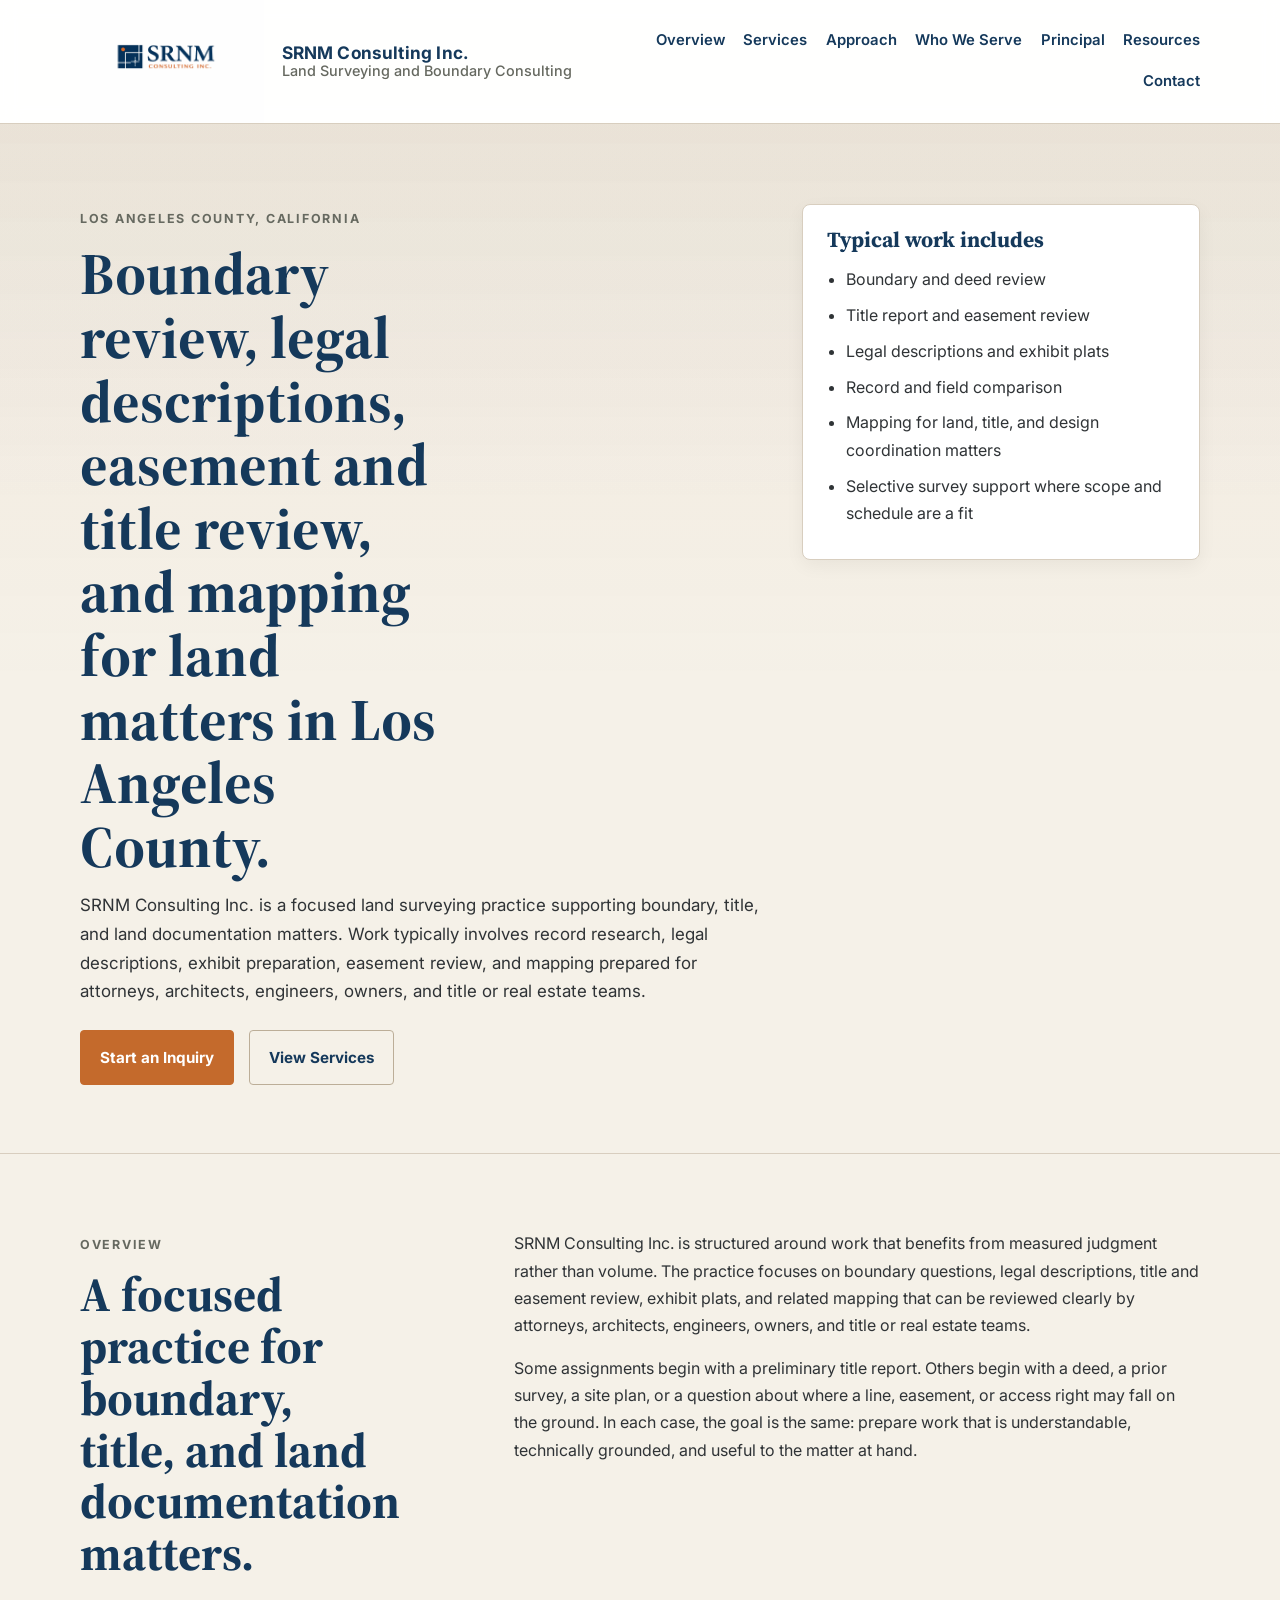
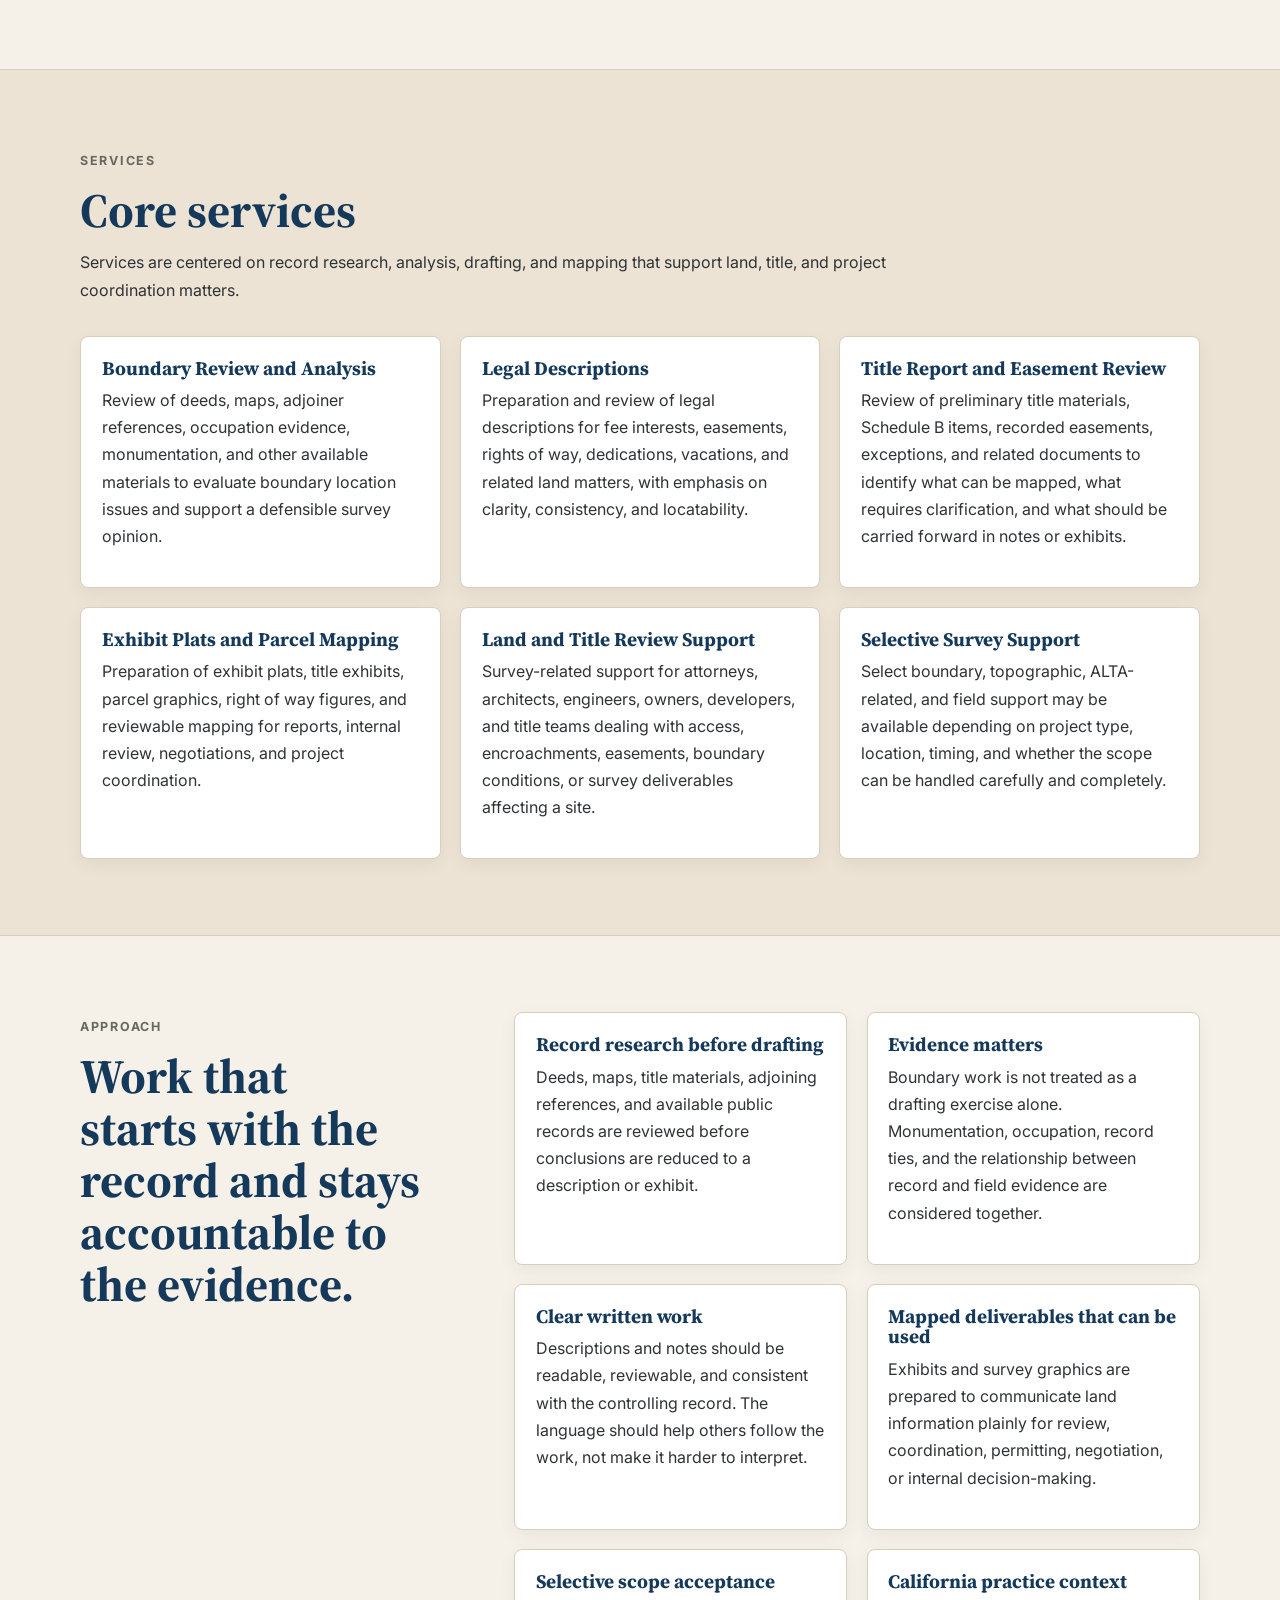
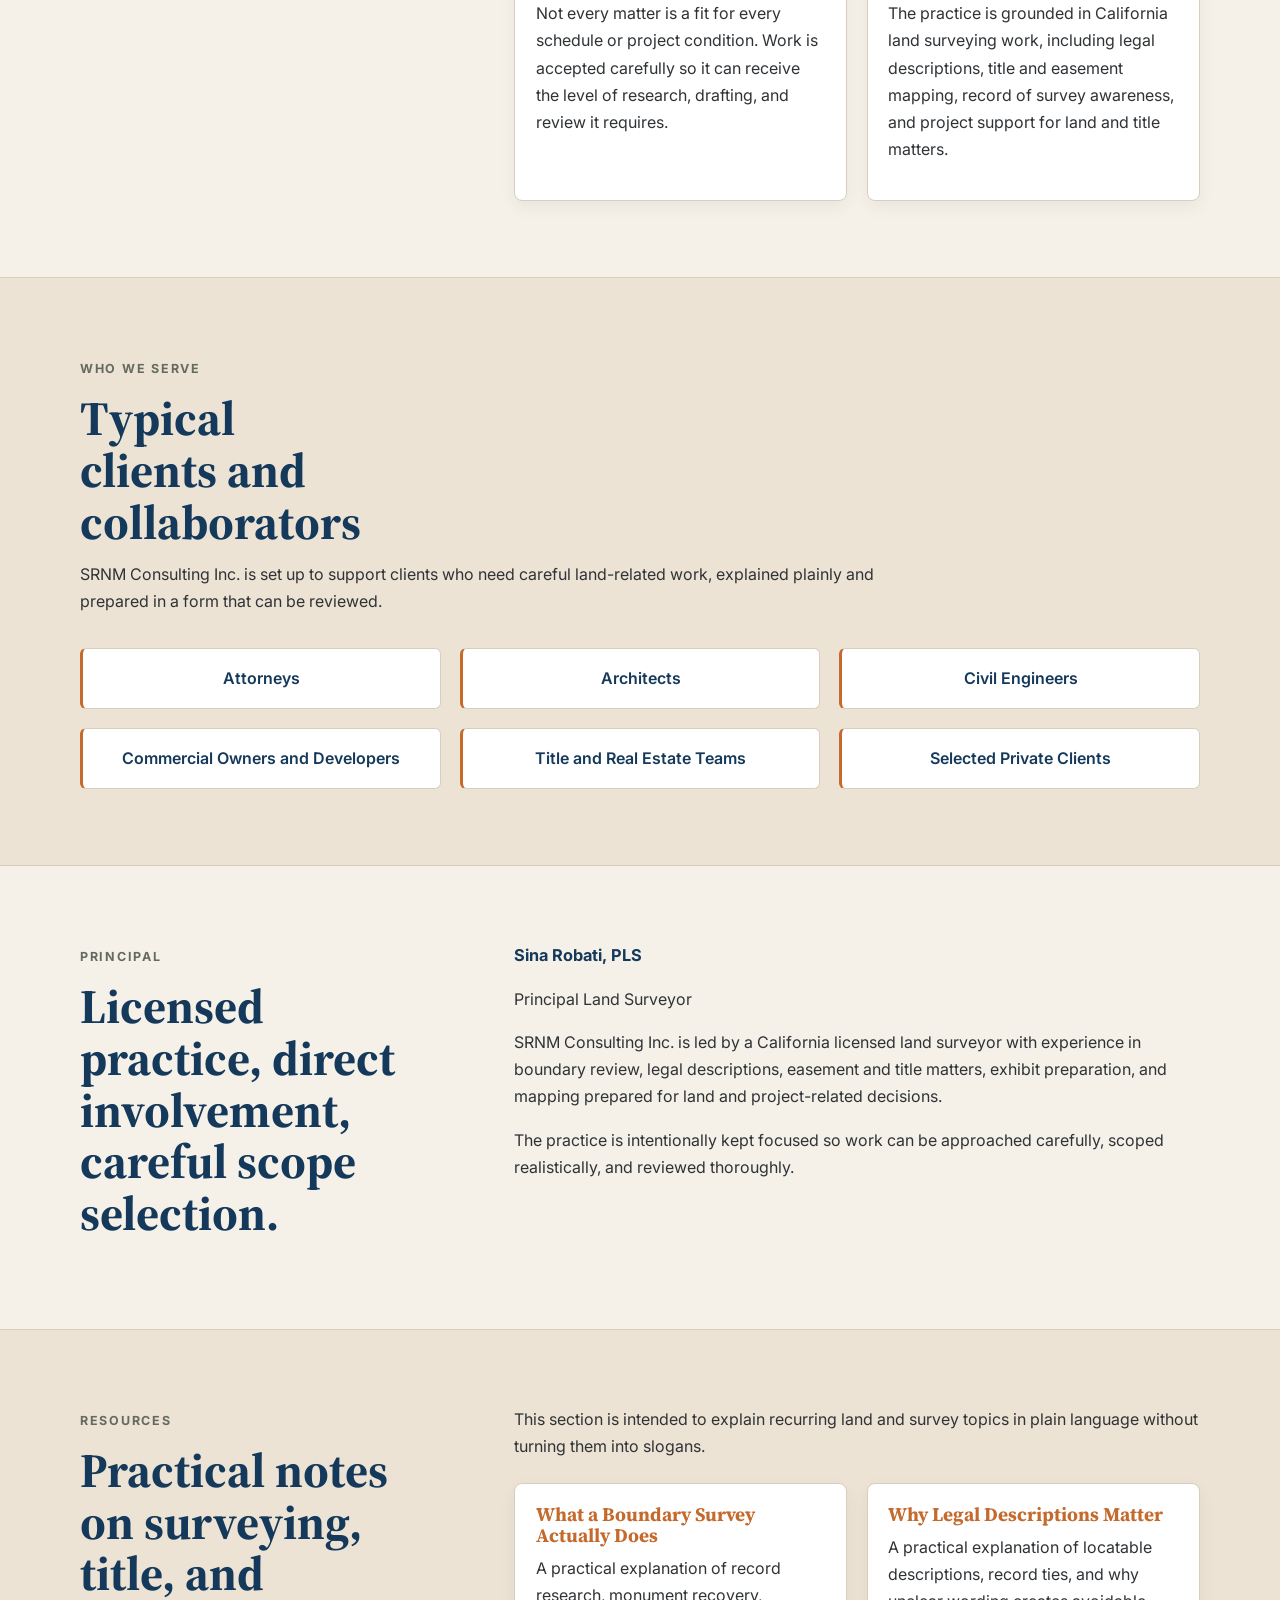
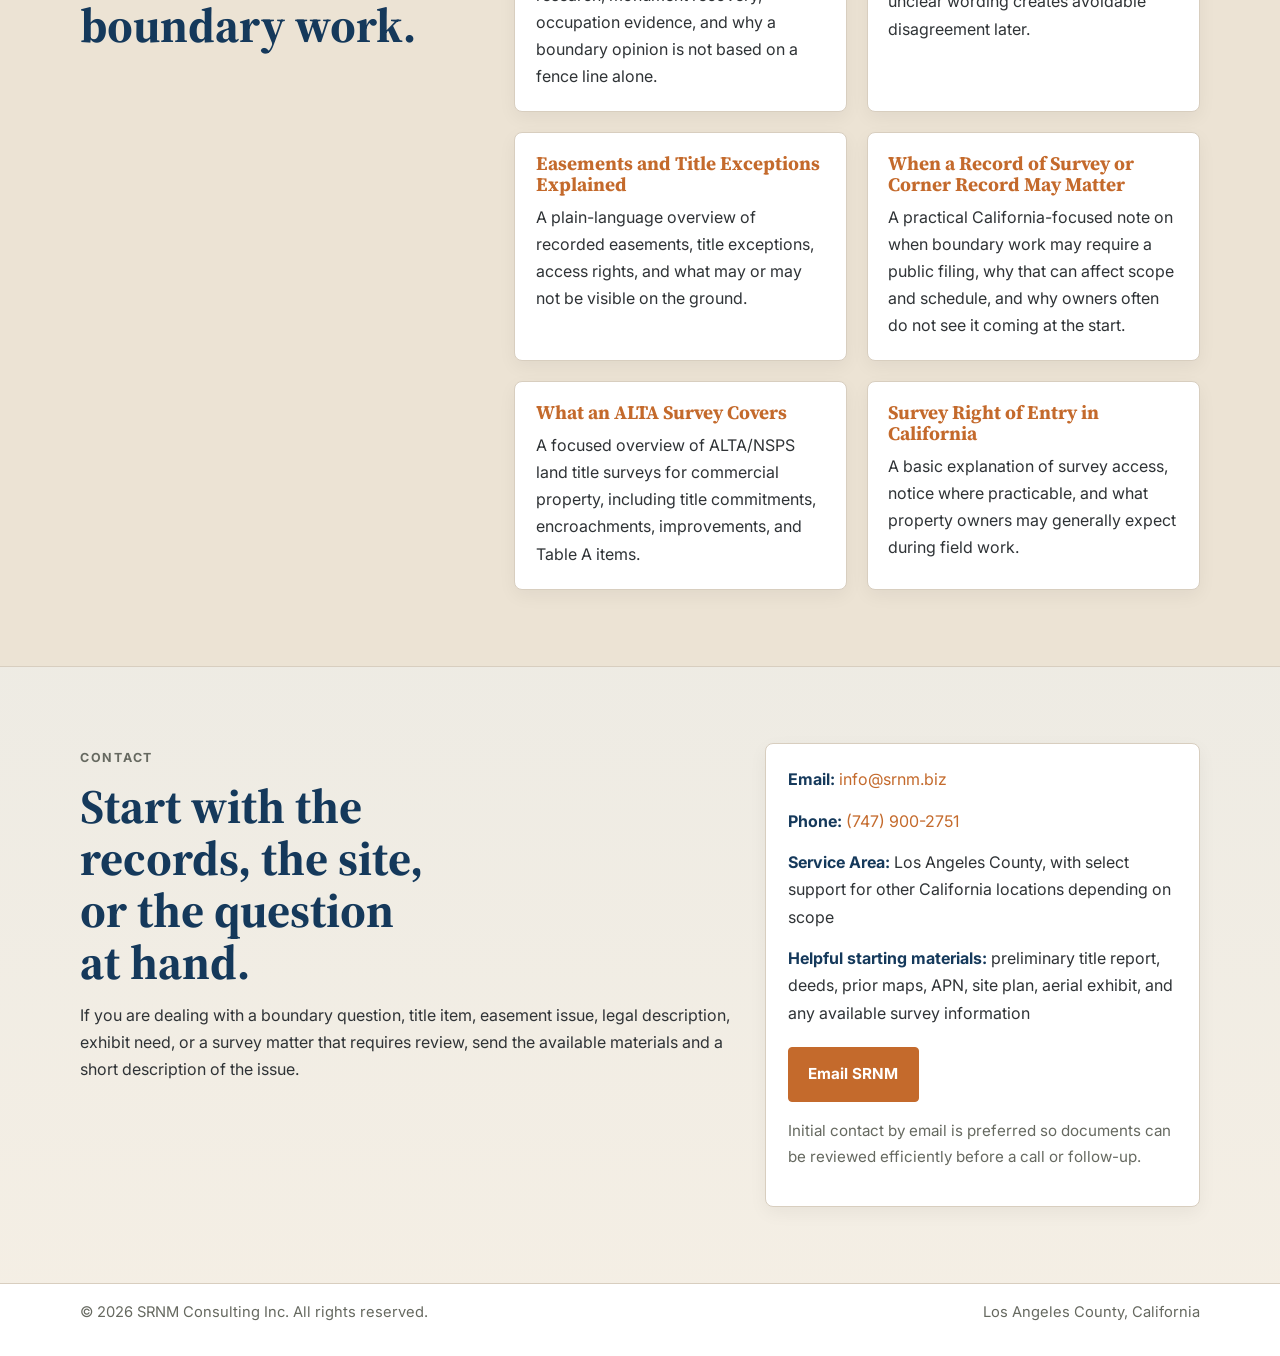
<file: index.html>
<!DOCTYPE html>
<html lang="en">
<head>
  <meta charset="UTF-8" />
  <meta name="viewport" content="width=device-width, initial-scale=1.0" />

  <title>SRNM Consulting Inc. | Land Surveying and Boundary Consulting</title>
  <meta
    name="description"
    content="SRNM Consulting Inc. provides boundary review, legal descriptions, title and easement review, exhibit plats, and selective survey support in Los Angeles County."
  />

  <link rel="preconnect" href="https://fonts.googleapis.com" />
  <link rel="preconnect" href="https://fonts.gstatic.com" crossorigin />
  <link
    href="https://fonts.googleapis.com/css2?family=Inter:wght@400;500;600;700&family=Source+Serif+4:wght@600;700&display=swap"
    rel="stylesheet"
  />

  <link rel="stylesheet" href="style.css" />
</head>
<body>
  <header class="site-header">
    <div class="container header-inner">
      <a href="#top" class="brand" aria-label="SRNM Consulting Inc. home">
        <img src="srnm-logo-exact-original.svg" alt="SRNM Consulting Inc. logo" class="brand-logo" />
        <div class="brand-text">
          <span class="brand-name">SRNM Consulting Inc.</span>
          <span class="brand-tag">Land Surveying and Boundary Consulting</span>
        </div>
      </a>

      <nav class="site-nav" aria-label="Primary navigation">
        <a href="#overview">Overview</a>
        <a href="#services">Services</a>
        <a href="#approach">Approach</a>
        <a href="#clients">Who We Serve</a>
        <a href="#principal">Principal</a>
        <a href="#resources">Resources</a>
        <a href="#contact">Contact</a>
      </nav>
    </div>
  </header>

  <main id="top">
    <section class="hero">
      <div class="container hero-grid">
        <div class="hero-content">
          <p class="eyebrow">Los Angeles County, California</p>
          <h1>Boundary review, legal descriptions, easement and title review, and mapping for land matters in Los Angeles County.</h1>
          <p class="hero-lead">
            SRNM Consulting Inc. is a focused land surveying practice supporting boundary, title, and land documentation matters.
            Work typically involves record research, legal descriptions, exhibit preparation, easement review, and mapping prepared
            for attorneys, architects, engineers, owners, and title or real estate teams.
          </p>

          <div class="hero-actions">
            <a class="button button-primary" href="#contact" aria-label="Go to contact section">Start an Inquiry</a>
            <a class="button button-secondary" href="#services" aria-label="Go to services section">View Services</a>
          </div>
        </div>

        <aside class="hero-panel">
          <h2>Typical work includes</h2>
          <ul>
            <li>Boundary and deed review</li>
            <li>Title report and easement review</li>
            <li>Legal descriptions and exhibit plats</li>
            <li>Record and field comparison</li>
            <li>Mapping for land, title, and design coordination matters</li>
            <li>Selective survey support where scope and schedule are a fit</li>
          </ul>
        </aside>
      </div>
    </section>

    <section class="section" id="overview">
      <div class="container section-grid">
        <div class="section-heading">
          <p class="section-kicker">Overview</p>
          <h2>A focused practice for boundary, title, and land documentation matters.</h2>
        </div>

        <div class="section-body">
          <p>
            SRNM Consulting Inc. is structured around work that benefits from measured judgment rather than volume.
            The practice focuses on boundary questions, legal descriptions, title and easement review, exhibit plats,
            and related mapping that can be reviewed clearly by attorneys, architects, engineers, owners, and title or
            real estate teams.
          </p>

          <p>
            Some assignments begin with a preliminary title report. Others begin with a deed, a prior survey, a site plan,
            or a question about where a line, easement, or access right may fall on the ground. In each case, the goal is
            the same: prepare work that is understandable, technically grounded, and useful to the matter at hand.
          </p>
        </div>
      </div>
    </section>

    <section class="section section-alt" id="services">
      <div class="container">
        <div class="section-intro">
          <p class="section-kicker">Services</p>
          <h2>Core services</h2>
          <p>
            Services are centered on record research, analysis, drafting, and mapping that support land, title, and project coordination matters.
          </p>
        </div>

        <div class="services-grid">
          <article class="service-item">
            <h3>Boundary Review and Analysis</h3>
            <p>
              Review of deeds, maps, adjoiner references, occupation evidence, monumentation, and other available materials
              to evaluate boundary location issues and support a defensible survey opinion.
            </p>
          </article>

          <article class="service-item">
            <h3>Legal Descriptions</h3>
            <p>
              Preparation and review of legal descriptions for fee interests, easements, rights of way, dedications,
              vacations, and related land matters, with emphasis on clarity, consistency, and locatability.
            </p>
          </article>

          <article class="service-item">
            <h3>Title Report and Easement Review</h3>
            <p>
              Review of preliminary title materials, Schedule B items, recorded easements, exceptions, and related documents
              to identify what can be mapped, what requires clarification, and what should be carried forward in notes or exhibits.
            </p>
          </article>

          <article class="service-item">
            <h3>Exhibit Plats and Parcel Mapping</h3>
            <p>
              Preparation of exhibit plats, title exhibits, parcel graphics, right of way figures, and reviewable mapping
              for reports, internal review, negotiations, and project coordination.
            </p>
          </article>

          <article class="service-item">
            <h3>Land and Title Review Support</h3>
            <p>
              Survey-related support for attorneys, architects, engineers, owners, developers, and title teams dealing with
              access, encroachments, easements, boundary conditions, or survey deliverables affecting a site.
            </p>
          </article>

          <article class="service-item">
            <h3>Selective Survey Support</h3>
            <p>
              Select boundary, topographic, ALTA-related, and field support may be available depending on project type,
              location, timing, and whether the scope can be handled carefully and completely.
            </p>
          </article>
        </div>
      </div>
    </section>

    <section class="section" id="approach">
      <div class="container section-grid">
        <div class="section-heading">
          <p class="section-kicker">Approach</p>
          <h2>Work that starts with the record and stays accountable to the evidence.</h2>
        </div>

        <div class="section-body">
          <div class="qualifications-list">
            <div class="qualification">
              <h3>Record research before drafting</h3>
              <p>
                Deeds, maps, title materials, adjoining references, and available public records are reviewed before
                conclusions are reduced to a description or exhibit.
              </p>
            </div>

            <div class="qualification">
              <h3>Evidence matters</h3>
              <p>
                Boundary work is not treated as a drafting exercise alone. Monumentation, occupation, record ties,
                and the relationship between record and field evidence are considered together.
              </p>
            </div>

            <div class="qualification">
              <h3>Clear written work</h3>
              <p>
                Descriptions and notes should be readable, reviewable, and consistent with the controlling record.
                The language should help others follow the work, not make it harder to interpret.
              </p>
            </div>

            <div class="qualification">
              <h3>Mapped deliverables that can be used</h3>
              <p>
                Exhibits and survey graphics are prepared to communicate land information plainly for review,
                coordination, permitting, negotiation, or internal decision-making.
              </p>
            </div>

            <div class="qualification">
              <h3>Selective scope acceptance</h3>
              <p>
                Not every matter is a fit for every schedule or project condition. Work is accepted carefully so it can
                receive the level of research, drafting, and review it requires.
              </p>
            </div>

            <div class="qualification">
              <h3>California practice context</h3>
              <p>
                The practice is grounded in California land surveying work, including legal descriptions, title and
                easement mapping, record of survey awareness, and project support for land and title matters.
              </p>
            </div>
          </div>
        </div>
      </div>
    </section>

    <section class="section section-alt" id="clients">
      <div class="container">
        <div class="section-intro">
          <p class="section-kicker">Who We Serve</p>
          <h2>Typical clients and collaborators</h2>
          <p>
            SRNM Consulting Inc. is set up to support clients who need careful land-related work, explained plainly
            and prepared in a form that can be reviewed.
          </p>
        </div>

        <div class="clients-grid">
          <div class="client-box">Attorneys</div>
          <div class="client-box">Architects</div>
          <div class="client-box">Civil Engineers</div>
          <div class="client-box">Commercial Owners and Developers</div>
          <div class="client-box">Title and Real Estate Teams</div>
          <div class="client-box">Selected Private Clients</div>
        </div>
      </div>
    </section>

    <section class="section" id="principal">
      <div class="container section-grid">
        <div class="section-heading">
          <p class="section-kicker">Principal</p>
          <h2>Licensed practice, direct involvement, careful scope selection.</h2>
        </div>

        <div class="section-body">
         <p><strong>Sina Robati, PLS</strong></p>
          <p>Principal Land Surveyor</p>

          <p>
            SRNM Consulting Inc. is led by a California licensed land surveyor with experience in boundary review,
            legal descriptions, easement and title matters, exhibit preparation, and mapping prepared for land and
            project-related decisions.
          </p>

          <p>
            The practice is intentionally kept focused so work can be approached carefully, scoped realistically,
            and reviewed thoroughly.
          </p>
        </div>
      </div>
    </section>

    <section class="section section-alt" id="resources">
      <div class="container section-grid">
        <div class="section-heading">
          <p class="section-kicker">Resources</p>
          <h2>Practical notes on surveying, title, and boundary work.</h2>
        </div>

        <div class="section-body">
          <p>
            This section is intended to explain recurring land and survey topics in plain language without turning them into slogans.
          </p>

          <div class="resource-list">
            <article class="resource-item">
              <h3><a href="boundary-survey-actually-does.html">What a Boundary Survey Actually Does</a></h3>
              <p>
                A practical explanation of record research, monument recovery, occupation evidence, and why a boundary opinion is not based on a fence line alone.
              </p>
            </article>

            <article class="resource-item">
              <h3><a href="why-legal-descriptions-matter.html">Why Legal Descriptions Matter</a></h3>
              <p>
                A practical explanation of locatable descriptions, record ties, and why unclear wording creates avoidable disagreement later.
              </p>
            </article>

            <article class="resource-item">
              <h3><a href="easements-title-exceptions-explained.html">Easements and Title Exceptions Explained</a></h3>
              <p>
                A plain-language overview of recorded easements, title exceptions, access rights, and what may or may not be visible on the ground.
              </p>
            </article>

            <article class="resource-item">
              <h3><a href="when-a-record-of-survey-or-corner-record-may-matter.html">When a Record of Survey or Corner Record May Matter</a></h3>
              <p>
                A practical California-focused note on when boundary work may require a public filing, why that can affect scope and schedule, and why owners often do not see it coming at the start.
              </p>
            </article>

            <article class="resource-item">
              <h3><a href="what-an-alta-survey-covers.html">What an ALTA Survey Covers</a></h3>
              <p>
                A focused overview of ALTA/NSPS land title surveys for commercial property, including title commitments, encroachments, improvements, and Table A items.
              </p>
            </article>

            <article class="resource-item">
              <h3><a href="survey-right-of-entry-california.html">Survey Right of Entry in California</a></h3>
              <p>
                A basic explanation of survey access, notice where practicable, and what property owners may generally expect during field work.
              </p>
            </article>
          </div>
        </div>
      </div>
    </section>

    <section class="section section-contact" id="contact">
      <div class="container contact-wrap">
        <div class="contact-main">
          <p class="section-kicker">Contact</p>
          <h2>Start with the records, the site, or the question at hand.</h2>
          <p>
            If you are dealing with a boundary question, title item, easement issue, legal description, exhibit need,
            or a survey matter that requires review, send the available materials and a short description of the issue.
          </p>
        </div>

        <div class="contact-card">
          <p><strong>Email:</strong> <a href="mailto:info@srnm.biz">info@srnm.biz</a></p>
          <p><strong>Phone:</strong> <a href="tel:+17479002751">(747) 900-2751</a></p>
          <p><strong>Service Area:</strong> Los Angeles County, with select support for other California locations depending on scope</p>
          <p><strong>Helpful starting materials:</strong> preliminary title report, deeds, prior maps, APN, site plan, aerial exhibit, and any available survey information</p>

          <a
            class="button button-primary"
            href="mailto:info@srnm.biz?subject=Project Inquiry - SRNM Consulting Inc."
            aria-label="Send email to SRNM Consulting Inc."
          >
            Email SRNM
          </a>

          <p class="contact-note">
            Initial contact by email is preferred so documents can be reviewed efficiently before a call or follow-up.
          </p>
        </div>
      </div>
    </section>
  </main>

  <footer class="site-footer">
    <div class="container footer-inner">
      <p>© 2026 SRNM Consulting Inc. All rights reserved.</p>
      <p>Los Angeles County, California</p>
    </div>
  </footer>
</body>
</html>
</file>
<file: style.css>
:root {
  --bg: #f5f1e8;
  --surface: #ffffff;
  --surface-alt: #ece3d4;
  --text: #2f3336;
  --muted: #666960;
  --heading: #15395b;
  --accent: #c46a2c;
  --accent-strong: #a7561e;
  --line: #d8cebf;
  --line-strong: #bcae98;
  --shadow: 0 6px 18px rgba(0, 0, 0, 0.05);
  --max-width: 1120px;
  --radius: 8px;
  --transition: 0.2s ease;
}

*,
*::before,
*::after {
  box-sizing: border-box;
}

html {
  scroll-behavior: smooth;
}

body {
  margin: 0;
  background: var(--bg);
  color: var(--text);
  font-family: "Inter", sans-serif;
  line-height: 1.7;
  -webkit-font-smoothing: antialiased;
  text-rendering: optimizeLegibility;
}

img {
  display: block;
  max-width: 100%;
}

a {
  color: var(--accent);
  text-decoration: none;
  transition: color var(--transition);
}

a:hover {
  color: var(--accent-strong);
}

h1,
h2,
h3 {
  margin: 0 0 0.8rem;
  color: var(--heading);
  font-family: "Source Serif 4", serif;
  line-height: 1.08;
}

p {
  margin: 0 0 1rem;
}

ul {
  margin: 0;
  padding-left: 1.2rem;
}

li {
  margin-bottom: 0.55rem;
}

strong {
  color: var(--heading);
}

.container {
  width: min(100% - 2rem, var(--max-width));
  margin: 0 auto;
}

/* Header */

.site-header {
  position: sticky;
  top: 0;
  z-index: 1000;
  background: rgba(255, 255, 255, 0.96);
  border-bottom: 1px solid var(--line);
  backdrop-filter: blur(10px);
}

.header-inner {
  min-height: 96px;
  display: flex;
  align-items: center;
  justify-content: space-between;
  gap: 2.25rem;
}

.brand {
  display: flex;
  align-items: center;
  gap: 1.1rem;
  color: var(--heading);
  text-decoration: none;
  min-width: 0;
  flex: 0 0 auto;
}

.brand:hover {
  color: var(--heading);
}

.brand-logo {
  width: 184px;
  height: auto;
  flex-shrink: 0;
  display: block;
}

.brand-text {
  display: flex;
  flex-direction: column;
  line-height: 1.15;
}

.brand-name {
  font-size: 1.08rem;
  font-weight: 700;
  letter-spacing: 0.01em;
}

.brand-tag {
  font-size: 0.9rem;
  color: var(--muted);
  font-weight: 500;
}

.site-nav {
  display: flex;
  flex-wrap: wrap;
  gap: 1rem 1.15rem;
  justify-content: flex-end;
}

.site-nav a {
  color: var(--heading);
  font-weight: 600;
  font-size: 0.93rem;
}

.site-nav a:hover,
.site-nav a:focus-visible {
  color: var(--accent);
}

/* Hero */

.hero {
  padding: 5rem 0 4.25rem;
  background:
    linear-gradient(180deg, rgba(21, 57, 91, 0.04), rgba(21, 57, 91, 0) 38%),
    linear-gradient(180deg, rgba(196, 106, 44, 0.06), rgba(196, 106, 44, 0) 55%),
    var(--bg);
  border-bottom: 1px solid var(--line);
}

.hero-grid {
  display: grid;
  grid-template-columns: minmax(0, 1.65fr) minmax(300px, 0.95fr);
  gap: 2rem;
  align-items: start;
}

.eyebrow,
.section-kicker {
  display: inline-block;
  margin-bottom: 0.85rem;
  font-size: 0.78rem;
  font-weight: 700;
  letter-spacing: 0.14em;
  text-transform: uppercase;
  color: var(--muted);
}

.hero h1 {
  font-size: clamp(2.35rem, 4.6vw, 4.1rem);
  max-width: 13ch;
  text-wrap: balance;
}

.hero-lead {
  font-size: 1.06rem;
  max-width: 780px;
  margin-bottom: 1.5rem;
}

.hero-actions {
  display: flex;
  flex-wrap: wrap;
  gap: 0.9rem;
  margin-top: 1.2rem;
}

.hero-panel {
  background: var(--surface);
  border: 1px solid var(--line);
  border-radius: var(--radius);
  box-shadow: var(--shadow);
  padding: 1.45rem;
}

.hero-panel h2 {
  font-size: 1.35rem;
  margin-bottom: 0.9rem;
}

/* Buttons */

.button {
  display: inline-flex;
  align-items: center;
  justify-content: center;
  min-height: 48px;
  padding: 0.85rem 1.2rem;
  border-radius: 4px;
  font-weight: 700;
  font-size: 0.95rem;
  transition:
    transform var(--transition),
    background-color var(--transition),
    color var(--transition),
    border-color var(--transition);
}

.button:hover {
  transform: translateY(-1px);
}

.button-primary {
  background: var(--accent);
  color: #ffffff;
  border: 1px solid var(--accent);
}

.button-primary:hover,
.button-primary:focus-visible {
  background: var(--accent-strong);
  border-color: var(--accent-strong);
  color: #ffffff;
}

.button-secondary {
  background: transparent;
  color: var(--heading);
  border: 1px solid var(--line-strong);
}

.button-secondary:hover,
.button-secondary:focus-visible {
  background: var(--surface);
  border-color: var(--accent);
  color: var(--heading);
}

/* Sections */

.section {
  padding: 4.75rem 0;
  border-bottom: 1px solid var(--line);
}

.section-alt {
  background: var(--surface-alt);
}

.section-grid {
  display: grid;
  grid-template-columns: minmax(240px, 0.82fr) minmax(0, 1.4fr);
  gap: 2rem;
  align-items: start;
}

.section-heading h2,
.section-intro h2,
.contact-main h2 {
  font-size: clamp(2rem, 4vw, 3rem);
  max-width: 14ch;
  text-wrap: balance;
}

.section-intro {
  max-width: 860px;
  margin-bottom: 2rem;
}

.section-body p,
.section-intro p {
  max-width: 850px;
}

/* Cards */

.service-item,
.resource-item,
.contact-card,
.qualification {
  background: var(--surface);
  border: 1px solid var(--line);
  border-radius: var(--radius);
  box-shadow: var(--shadow);
}

.services-grid,
.qualifications-list,
.clients-grid,
.resource-list {
  display: grid;
  gap: 1.2rem;
}

.services-grid {
  grid-template-columns: repeat(3, minmax(0, 1fr));
}

.service-item,
.resource-item,
.qualification {
  padding: 1.3rem;
}

.service-item h3,
.resource-item h3,
.qualification h3 {
  font-size: 1.2rem;
  margin-bottom: 0.55rem;
}

.qualifications-list {
  grid-template-columns: repeat(2, minmax(0, 1fr));
}

.clients-grid {
  grid-template-columns: repeat(3, minmax(0, 1fr));
}

.client-box {
  background: var(--surface);
  border: 1px solid var(--line);
  border-left: 3px solid var(--accent);
  border-radius: 6px;
  padding: 1rem 1.1rem;
  text-align: center;
  font-weight: 600;
  color: var(--heading);
}

.resource-list {
  grid-template-columns: repeat(2, minmax(0, 1fr));
  margin-top: 1.4rem;
}

.resource-item h3 a {
  color: var(--accent);
}

.resource-item h3 a:hover,
.resource-item h3 a:focus-visible {
  color: var(--accent-strong);
}

.resource-item p {
  margin-bottom: 0;
}

/* Principal */

#principal .section-body strong {
  font-size: 1.02rem;
}

/* Contact */

.section-contact {
  background: linear-gradient(
    180deg,
    rgba(21, 57, 91, 0.03),
    rgba(196, 106, 44, 0.02)
  );
}

.contact-wrap {
  display: grid;
  grid-template-columns: minmax(0, 1.35fr) minmax(300px, 0.9fr);
  gap: 2rem;
  align-items: start;
}

.contact-card {
  padding: 1.4rem;
}

.contact-card p {
  margin-bottom: 0.9rem;
}

.contact-card .button {
  margin-top: 0.35rem;
}

.contact-note {
  margin-top: 1rem;
  margin-bottom: 0;
  color: var(--muted);
  font-size: 0.95rem;
}

/* Footer */

.site-footer {
  background: var(--surface);
}

.footer-inner {
  min-height: 72px;
  display: flex;
  align-items: center;
  justify-content: space-between;
  gap: 1rem;
  color: var(--muted);
  font-size: 0.92rem;
}

/* Blog / resource pages */

.blog-page .site-header {
  position: relative;
}

.blog-hero {
  padding: 4rem 0 2rem;
  border-bottom: 1px solid var(--line);
  background: linear-gradient(
    180deg,
    rgba(21, 57, 91, 0.05),
    rgba(196, 106, 44, 0.03)
  );
}

.blog-hero p {
  max-width: 760px;
}

.blog-body {
  padding: 3rem 0 5rem;
}

.blog-layout {
  display: grid;
  grid-template-columns: minmax(0, 1.5fr) minmax(240px, 0.75fr);
  gap: 2rem;
  align-items: start;
}

.blog-content {
  background: var(--surface);
  border: 1px solid var(--line);
  border-radius: var(--radius);
  box-shadow: var(--shadow);
  padding: 2rem;
}

.blog-content h2 {
  font-size: 1.75rem;
  margin-top: 2rem;
}

.blog-sidebar {
  background: var(--surface);
  border: 1px solid var(--line);
  border-radius: var(--radius);
  box-shadow: var(--shadow);
  padding: 1.35rem;
  position: sticky;
  top: 108px;
}

.blog-sidebar h3 {
  font-size: 1.12rem;
}

.muted {
  color: var(--muted);
}

/* Responsive */

@media (max-width: 980px) {
  .hero-grid,
  .section-grid,
  .contact-wrap,
  .blog-layout {
    grid-template-columns: 1fr;
  }

  .services-grid,
  .clients-grid,
  .resource-list {
    grid-template-columns: repeat(2, minmax(0, 1fr));
  }

  .qualifications-list {
    grid-template-columns: 1fr;
  }

  .footer-inner {
    flex-direction: column;
    align-items: flex-start;
    justify-content: center;
    padding: 1rem 0;
  }

  .blog-sidebar {
    position: static;
  }
}

@media (max-width: 860px) {
  .header-inner {
    flex-direction: column;
    align-items: flex-start;
    justify-content: center;
    padding: 1rem 0;
    min-height: auto;
    gap: 1rem;
  }

  .site-nav {
    gap: 0.8rem 1rem;
  }

  .hero {
    padding: 4rem 0 3.5rem;
  }

  .section-heading h2,
  .section-intro h2,
  .contact-main h2 {
    max-width: none;
  }
}

@media (max-width: 640px) {
  .container {
    width: min(100% - 1.25rem, var(--max-width));
  }

  .brand-logo {
    width: 150px;
  }

  .brand-name {
    font-size: 1rem;
  }

  .brand-tag {
    font-size: 0.82rem;
  }

  .services-grid,
  .clients-grid,
  .resource-list {
    grid-template-columns: 1fr;
  }

  .hero h1 {
    max-width: 100%;
    font-size: 2.5rem;
  }

  .hero-lead {
    font-size: 1rem;
  }

  .hero-actions {
    flex-direction: column;
  }

  .button {
    width: 100%;
  }

  .section,
  .blog-body {
    padding-top: 3.5rem;
    padding-bottom: 3.5rem;
  }
}
</file>
